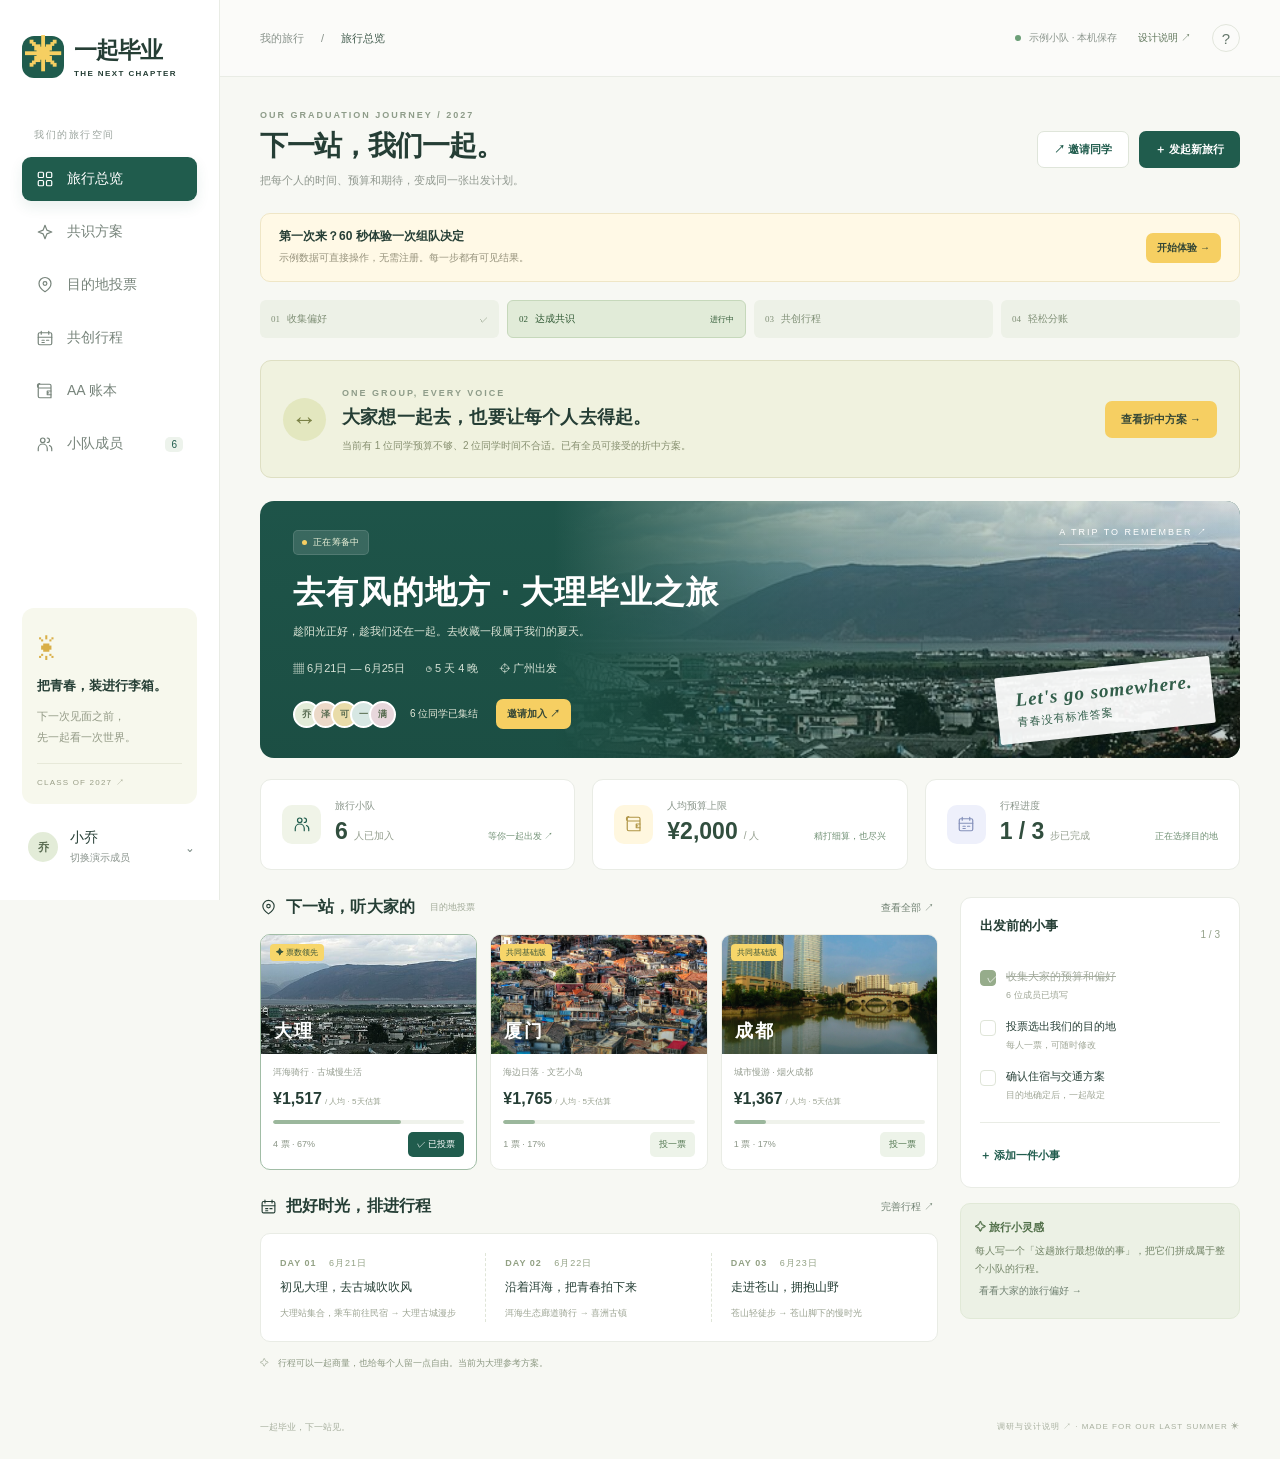
<file: index.html>
<!doctype html>
<html lang="zh-CN"><head><meta charset="UTF-8"><meta name="viewport" content="width=device-width, initial-scale=1"><meta name="theme-color" content="#1d5c4d"><meta name="description" content="和同学一起，把毕业旅行从想法变成出发。目的地投票、行程共创、预算与AA账本。"><title>一起毕业 · 旅行拼团规划</title><link rel="icon" href="data:image/svg+xml,%3Csvg xmlns='http://www.w3.org/2000/svg' viewBox='0 0 64 64'%3E%3Crect width='64' height='64' rx='18' fill='%231d5c4d'/%3E%3Ctext x='10' y='46' font-size='44'%3E✳%3C/text%3E%3C/svg%3E"><link rel="stylesheet" href="style.css?v=2"></head>
<body><aside class="sidebar"><a class="brand" href="#"><span class="brand-mark">✳</span><span>一起毕业<small>THE NEXT CHAPTER</small></span></a><div class="nav-label">我们的旅行空间</div><nav id="nav"></nav><div class="sidebar-note"><span class="note-sun">☀</span><h3>把青春，装进行李箱。</h3><p>下一次见面之前，<br>先一起看一次世界。</p><span class="note-line">CLASS OF 2027 ↗</span></div><button class="profile" data-action="profile"><span class="avatar me">乔</span><span>小乔<small>旅行发起人</small></span><span class="profile-arrow">⌄</span></button></aside>
<div class="app"><header class="topbar"><div class="breadcrumb">我的旅行 <span>/</span> <b id="crumb">旅行总览</b></div><div class="top-right"><span class="local-tag"><i></i> 示例小队 · 本机保存</span><button class="icon-btn" data-action="help" aria-label="使用说明">?</button><span class="avatar me small">乔</span></div></header><main id="main"></main><footer>一起毕业，下一站见。<span><a href="research.html">调研与设计说明 ↗</a> · MADE FOR OUR LAST SUMMER ✳</span></footer></div>
<dialog id="modal"><div class="modal-head"><h2 id="modal-title"></h2><button class="icon-btn" data-action="close" aria-label="关闭">×</button></div><div id="modal-body"></div></dialog><div id="toast" role="status" aria-live="polite"></div><script src="app.js?v=2"></script><script src="decision.js?v=2"></script></body></html>
</file>
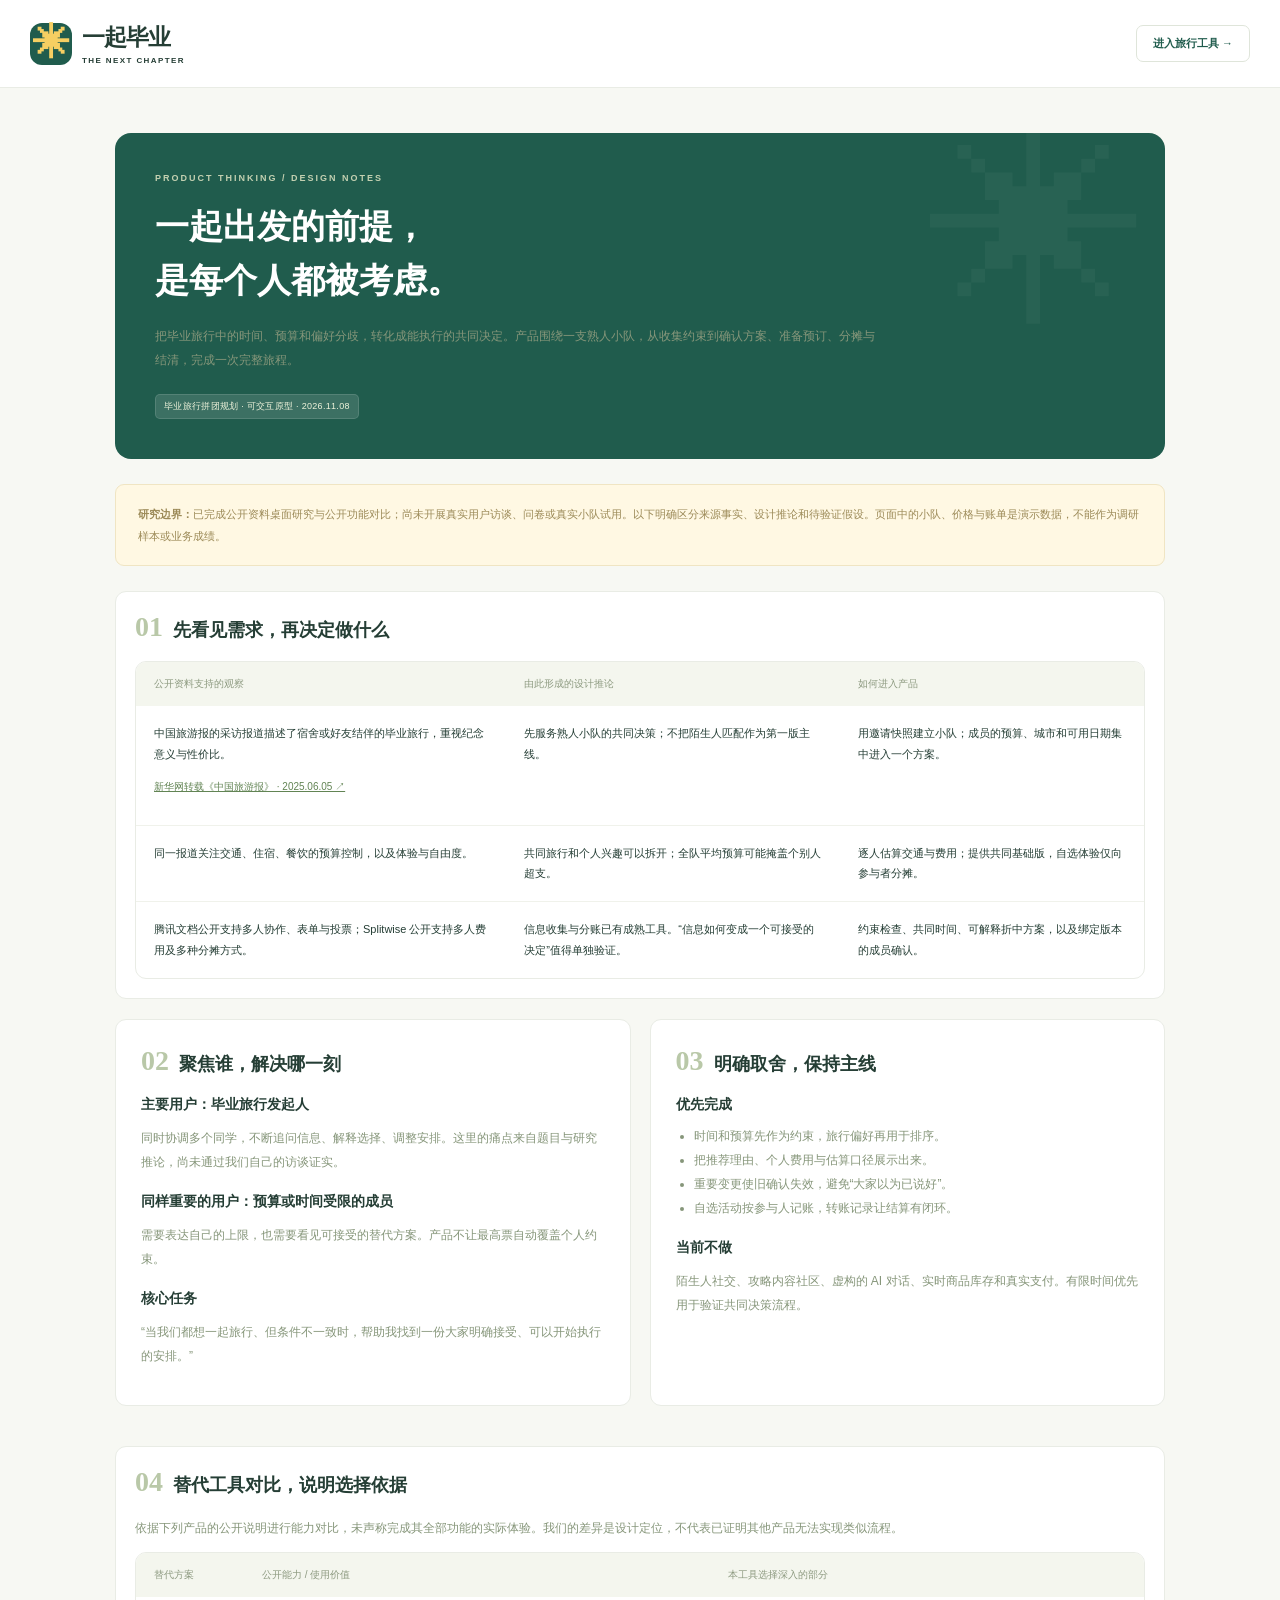
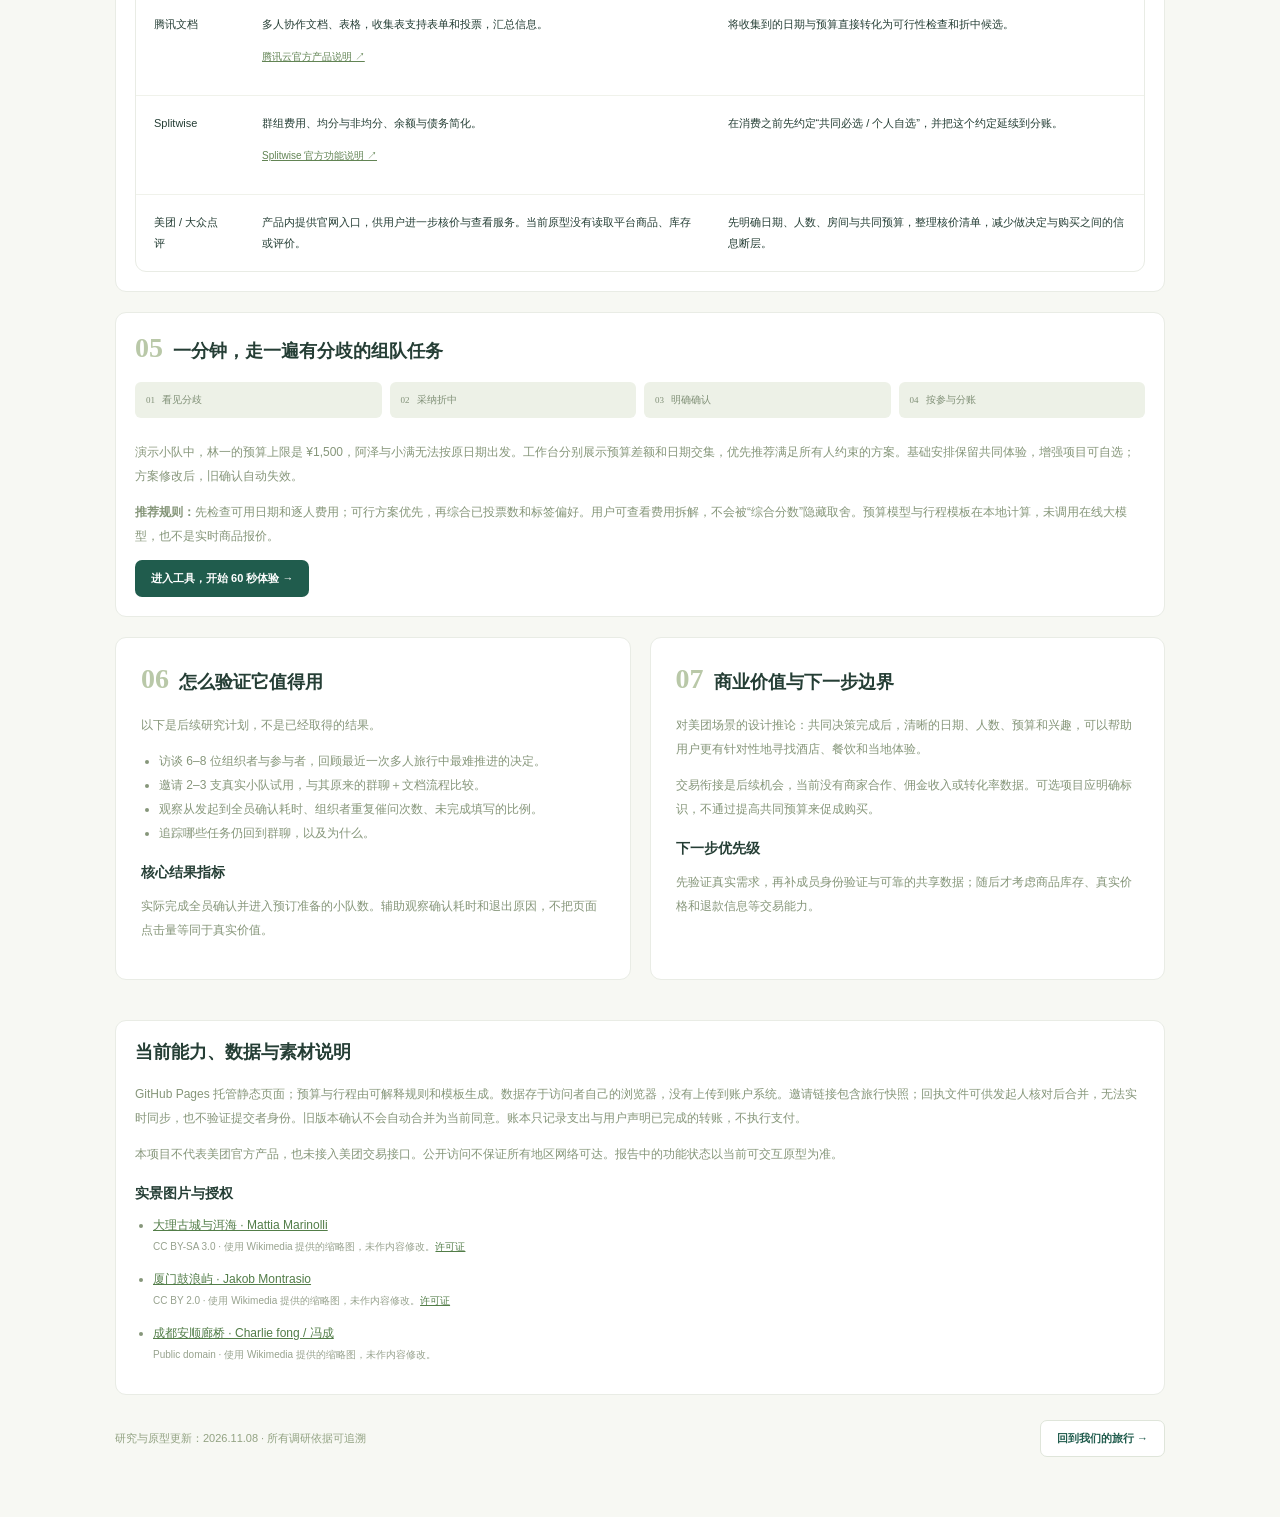
<file: research.html>
<!doctype html><html lang="zh-CN"><head><meta charset="UTF-8"><meta name="viewport" content="width=device-width,initial-scale=1"><meta name="theme-color" content="#205c4d"><title>调研与设计说明 · 一起毕业</title><meta name="description" content="毕业旅行拼团规划：公开资料研究、需求假设、产品取舍与可验证的设计过程。"><link rel="stylesheet" href="style.css?v=2"></head><body class="research-shell">
<header class="research-top"><a class="brand" href="./"><span class="brand-mark">✳</span><span>一起毕业<small>THE NEXT CHAPTER</small></span></a><a class="btn secondary" href="./">进入旅行工具 →</a></header>
<main class="research-wrap"><section class="research-hero"><div class="eyebrow">PRODUCT THINKING / DESIGN NOTES</div><h1>一起出发的前提，<br>是每个人都被考虑。</h1><p>把毕业旅行中的时间、预算和偏好分歧，转化成能执行的共同决定。产品围绕一支熟人小队，从收集约束到确认方案、准备预订、分摊与结清，完成一次完整旅程。</p><span class="badge">毕业旅行拼团规划 · 可交互原型 · 2026.11.08</span></section>
<div class="research-status"><strong>研究边界：</strong>已完成公开资料桌面研究与公开功能对比；尚未开展真实用户访谈、问卷或真实小队试用。以下明确区分来源事实、设计推论和待验证假设。页面中的小队、价格与账单是演示数据，不能作为调研样本或业务成绩。</div>
<section class="panel"><h2><span class="research-number">01</span>先看见需求，再决定做什么</h2><div class="table-wrap"><table><thead><tr><th>公开资料支持的观察</th><th>由此形成的设计推论</th><th>如何进入产品</th></tr></thead><tbody><tr><td>中国旅游报的采访报道描述了宿舍或好友结伴的毕业旅行，重视纪念意义与性价比。<a class="source" href="https://www.news.cn/ci/20250605/60fce81b87fd45739b25ffbe91b91375/c.html" target="_blank" rel="noopener">新华网转载《中国旅游报》 · 2025.06.05 ↗</a></td><td>先服务熟人小队的共同决策；不把陌生人匹配作为第一版主线。</td><td>用邀请快照建立小队；成员的预算、城市和可用日期集中进入一个方案。</td></tr><tr><td>同一报道关注交通、住宿、餐饮的预算控制，以及体验与自由度。</td><td>共同旅行和个人兴趣可以拆开；全队平均预算可能掩盖个别人超支。</td><td>逐人估算交通与费用；提供共同基础版，自选体验仅向参与者分摊。</td></tr><tr><td>腾讯文档公开支持多人协作、表单与投票；Splitwise 公开支持多人费用及多种分摊方式。</td><td>信息收集与分账已有成熟工具。“信息如何变成一个可接受的决定”值得单独验证。</td><td>约束检查、共同时间、可解释折中方案，以及绑定版本的成员确认。</td></tr></tbody></table></div></section>
<div class="research-grid"><section class="panel"><h2><span class="research-number">02</span>聚焦谁，解决哪一刻</h2><h3>主要用户：毕业旅行发起人</h3><p>同时协调多个同学，不断追问信息、解释选择、调整安排。这里的痛点来自题目与研究推论，尚未通过我们自己的访谈证实。</p><h3>同样重要的用户：预算或时间受限的成员</h3><p>需要表达自己的上限，也需要看见可接受的替代方案。产品不让最高票自动覆盖个人约束。</p><h3>核心任务</h3><p>“当我们都想一起旅行、但条件不一致时，帮助我找到一份大家明确接受、可以开始执行的安排。”</p></section><section class="panel"><h2><span class="research-number">03</span>明确取舍，保持主线</h2><h3>优先完成</h3><ul><li>时间和预算先作为约束，旅行偏好再用于排序。</li><li>把推荐理由、个人费用与估算口径展示出来。</li><li>重要变更使旧确认失效，避免“大家以为已说好”。</li><li>自选活动按参与人记账，转账记录让结算有闭环。</li></ul><h3>当前不做</h3><p>陌生人社交、攻略内容社区、虚构的 AI 对话、实时商品库存和真实支付。有限时间优先用于验证共同决策流程。</p></section></div>
<section class="panel"><h2><span class="research-number">04</span>替代工具对比，说明选择依据</h2><p>依据下列产品的公开说明进行能力对比，未声称完成其全部功能的实际体验。我们的差异是设计定位，不代表已证明其他产品无法实现类似流程。</p><div class="table-wrap"><table><thead><tr><th>替代方案</th><th>公开能力 / 使用价值</th><th>本工具选择深入的部分</th></tr></thead><tbody><tr><td>腾讯文档</td><td>多人协作文档、表格，收集表支持表单和投票，汇总信息。<a class="source" href="https://cloud.tencent.cn/document/product/1663/83956" target="_blank" rel="noopener">腾讯云官方产品说明 ↗</a></td><td>将收集到的日期与预算直接转化为可行性检查和折中候选。</td></tr><tr><td>Splitwise</td><td>群组费用、均分与非均分、余额与债务简化。<a class="source" href="https://www.splitwise.com/" target="_blank" rel="noopener">Splitwise 官方功能说明 ↗</a></td><td>在消费之前先约定“共同必选 / 个人自选”，并把这个约定延续到分账。</td></tr><tr><td>美团 / 大众点评</td><td>产品内提供官网入口，供用户进一步核价与查看服务。当前原型没有读取平台商品、库存或评价。</td><td>先明确日期、人数、房间与共同预算，整理核价清单，减少做决定与购买之间的信息断层。</td></tr></tbody></table></div></section>
<section class="panel"><h2><span class="research-number">05</span>一分钟，走一遍有分歧的组队任务</h2><div class="phase-steps"><button><span>01</span> 看见分歧</button><button><span>02</span> 采纳折中</button><button><span>03</span> 明确确认</button><button><span>04</span> 按参与分账</button></div><p>演示小队中，林一的预算上限是 ¥1,500，阿泽与小满无法按原日期出发。工作台分别展示预算差额和日期交集，优先推荐满足所有人约束的方案。基础安排保留共同体验，增强项目可自选；方案修改后，旧确认自动失效。</p><p><strong>推荐规则：</strong>先检查可用日期和逐人费用；可行方案优先，再综合已投票数和标签偏好。用户可查看费用拆解，不会被“综合分数”隐藏取舍。预算模型与行程模板在本地计算，未调用在线大模型，也不是实时商品报价。</p><a class="btn" href="./">进入工具，开始 60 秒体验 →</a></section>
<div class="research-grid"><section class="panel"><h2><span class="research-number">06</span>怎么验证它值得用</h2><p>以下是后续研究计划，不是已经取得的结果。</p><ul><li>访谈 6–8 位组织者与参与者，回顾最近一次多人旅行中最难推进的决定。</li><li>邀请 2–3 支真实小队试用，与其原来的群聊＋文档流程比较。</li><li>观察从发起到全员确认耗时、组织者重复催问次数、未完成填写的比例。</li><li>追踪哪些任务仍回到群聊，以及为什么。</li></ul><h3>核心结果指标</h3><p>实际完成全员确认并进入预订准备的小队数。辅助观察确认耗时和退出原因，不把页面点击量等同于真实价值。</p></section><section class="panel"><h2><span class="research-number">07</span>商业价值与下一步边界</h2><p>对美团场景的设计推论：共同决策完成后，清晰的日期、人数、预算和兴趣，可以帮助用户更有针对性地寻找酒店、餐饮和当地体验。</p><p>交易衔接是后续机会，当前没有商家合作、佣金收入或转化率数据。可选项目应明确标识，不通过提高共同预算来促成购买。</p><h3>下一步优先级</h3><p>先验证真实需求，再补成员身份验证与可靠的共享数据；随后才考虑商品库存、真实价格和退款信息等交易能力。</p></section></div>
<section class="panel"><h2>当前能力、数据与素材说明</h2><p>GitHub Pages 托管静态页面；预算与行程由可解释规则和模板生成。数据存于访问者自己的浏览器，没有上传到账户系统。邀请链接包含旅行快照；回执文件可供发起人核对后合并，无法实时同步，也不验证提交者身份。旧版本确认不会自动合并为当前同意。账本只记录支出与用户声明已完成的转账，不执行支付。</p><p>本项目不代表美团官方产品，也未接入美团交易接口。公开访问不保证所有地区网络可达。报告中的功能状态以当前可交互原型为准。</p><h3>实景图片与授权</h3><ul class="source-list"><li><a href="https://commons.wikimedia.org/wiki/File:LandscapeDali.jpg" target="_blank" rel="noopener">大理古城与洱海 · Mattia Marinolli</a><small>CC BY-SA 3.0 · 使用 Wikimedia 提供的缩略图，未作内容修改。<a href="https://creativecommons.org/licenses/by-sa/3.0/" target="_blank" rel="noopener">许可证</a></small></li><li><a href="https://commons.wikimedia.org/wiki/File:Gulangyu.jpg" target="_blank" rel="noopener">厦门鼓浪屿 · Jakob Montrasio</a><small>CC BY 2.0 · 使用 Wikimedia 提供的缩略图，未作内容修改。<a href="https://creativecommons.org/licenses/by/2.0/" target="_blank" rel="noopener">许可证</a></small></li><li><a href="https://commons.wikimedia.org/wiki/File:Anshunlang_bridge_Chengdu.jpg" target="_blank" rel="noopener">成都安顺廊桥 · Charlie fong / 冯成</a><small>Public domain · 使用 Wikimedia 提供的缩略图，未作内容修改。</small></li></ul></section>
<div class="research-footer"><span>研究与原型更新：2026.11.08 · 所有调研依据可追溯</span><a class="btn secondary" href="./">回到我们的旅行 →</a></div></main></body></html>
</file>
<file: style.css>
:root{--green:#205c4d;--dark:#253e35;--muted:#89938c;--cream:#f7f8f3;--line:#e9ece5;--yellow:#f6cf62;--mint:#e8f1e8}*{box-sizing:border-box}body{margin:0;background:var(--cream);color:var(--dark);font-family:'Noto Sans SC',-apple-system,BlinkMacSystemFont,'Segoe UI',sans-serif;font-size:14px}button,input,select,textarea{font:inherit}button,a{ -webkit-tap-highlight-color:transparent}button{cursor:pointer;transition:background .2s,transform .2s}button:active{transform:translateY(1px)}button:focus-visible,a:focus-visible{outline:3px solid #e3ae32;outline-offset:3px}button{border:none}a{color:inherit;text-decoration:none}.sidebar{width:220px;position:fixed;inset:0 auto 0 0;background:#fff;border-right:1px solid var(--line);padding:35px 22px;display:flex;flex-direction:column;z-index:5}.brand{display:flex;align-items:center;gap:10px;font-weight:900;font-size:23px;letter-spacing:-1px}.brand-mark{background:var(--green);border-radius:12px;width:42px;height:42px;color:var(--yellow);display:grid;place-items:center;font-size:37px}.brand small{display:block;letter-spacing:1.4px;font-size:8px;font-weight:600;margin-top:3px}.nav-label{color:#9ba49e;font-size:10px;letter-spacing:1.5px;margin:50px 12px 15px}nav{display:grid;gap:9px}.nav-item{background:transparent;border-radius:9px;display:flex;align-items:center;text-align:left;padding:13px 14px;color:#77847b;gap:13px;font-weight:500;width:100%}.nav-item svg{width:18px;height:18px}.nav-item.active{background:var(--green);color:white;box-shadow:0 6px 14px #205c4d18}.nav-item:hover:not(.active){background:#f1f5ef}.nav-item em{margin-left:auto;font-style:normal;font-size:10px;background:#edf3ec;border-radius:5px;padding:2px 6px;color:var(--green)}.sidebar-note{margin-top:auto;background:#f7f8ed;border-radius:12px;padding:22px 15px 16px;position:relative;overflow:hidden}.note-sun{color:#d9af48;font-size:33px}.sidebar-note h3{font-size:13px;margin:9px 0}.sidebar-note p{color:#929985;font-size:11px;line-height:1.9}.note-line{display:block;border-top:1px solid #e7e9d9;padding-top:13px;margin-top:15px;font-size:8px;letter-spacing:1.2px;color:#9a9f88}.profile{margin-top:25px;background:transparent;display:flex;align-items:center;gap:10px;text-align:left;color:var(--dark);padding:0 4px}.profile small{display:block;font-size:10px;color:var(--muted);margin-top:4px}.profile-arrow{margin-left:auto}.avatar{width:34px;height:34px;border-radius:50%;display:inline-flex;align-items:center;justify-content:center;font-size:11px;font-weight:700;background:#f3d49f;color:#7e6336;border:2px solid white;flex-shrink:0}.avatar.me{background:#e2edd8;color:#527347}.avatar.small{height:29px;width:29px}.app{margin-left:220px}.topbar{height:77px;border-bottom:1px solid var(--line);padding:0 40px;display:flex;align-items:center;justify-content:space-between;background:#ffffff88}.breadcrumb{color:#89938c;font-size:11px;display:flex;align-items:center;gap:17px}.breadcrumb b{font-weight:500;color:#445e50}.top-right{display:flex;align-items:center;gap:21px}.local-tag{font-size:10px;color:#8b958d}.local-tag i{display:inline-block;width:6px;height:6px;background:#6c9f78;border-radius:50%;margin-right:5px}.icon-btn{background:transparent;width:28px;height:28px;display:inline-grid;place-items:center;border:1px solid #e2e6dc;border-radius:50%;color:#64766a;font-size:15px}.icon-btn:hover{background:var(--mint)}main{max-width:1430px;margin:auto;padding:33px 40px 20px}.heading{display:flex;align-items:center;justify-content:space-between;gap:15px;margin-bottom:25px}.eyebrow{font-size:9px;letter-spacing:2px;color:#8e9c89;font-weight:600}.heading h1{font-size:28px;letter-spacing:-1px;margin:7px 0 8px;font-weight:800}.heading p{font-size:11px;color:#90988f;margin:0}.btn{padding:10px 16px;border-radius:7px;background:var(--green);color:white;font-size:11px;font-weight:600;display:inline-flex;align-items:center;justify-content:center;gap:7px;min-height:37px}.btn:hover{background:#174a3d}.btn.secondary{background:white;color:var(--green);border:1px solid #dfe5da}.btn.secondary:hover{background:#edf2e9}.btn.yellow{background:var(--yellow);color:#354736}.btn.ghost{background:transparent;color:var(--green);padding:5px 0;min-height:24px}.btn.sm{font-size:10px;padding:7px 11px;min-height:30px}.actions{display:flex;gap:10px;align-items:center}.hero{background:#1e5449;border-radius:14px;overflow:hidden;position:relative;min-height:249px;color:#fff;padding:29px 33px;margin-bottom:21px}.hero-image{position:absolute;inset:0 0 0 30%;background:linear-gradient(90deg,#1e5449 0%,#1e54496b 40%,#142c2010 100%),url('assets/dali.jpg') center 53%/cover}.hero:after{content:'';position:absolute;inset:0;background:linear-gradient(0deg,#11362c30,transparent);pointer-events:none}.hero-content{position:relative;z-index:1}.badge{font-size:9px;letter-spacing:.3px;display:inline-flex;gap:6px;align-items:center;background:#ffffff20;border:1px solid #ffffff20;border-radius:5px;padding:5px 8px;color:#eef3db}.badge i{height:5px;width:5px;background:var(--yellow);border-radius:50%}.hero h2{font-size:32px;font-weight:700;letter-spacing:1px;margin:16px 0 9px}.hero p{color:#e0e8da;font-size:11px;margin:0 0 22px}.hero-meta{display:flex;gap:21px;font-size:11px;color:#d8e3d7;align-items:center}.hero-bottom{margin-top:23px;display:flex;gap:18px;align-items:center}.avatar-stack{display:flex;padding-left:0}.avatar-stack .avatar{margin-right:-8px;width:27px;height:27px;font-size:9px}.hero-bottom .count{font-size:10px;color:#e4e9d9;margin-left:4px}.hero-stamp{position:absolute;right:32px;top:25px;z-index:2;font-size:9px;letter-spacing:2px;border-bottom:1px solid #ffffff60;padding-bottom:5px}.hero-ticket{position:absolute;right:27px;bottom:24px;z-index:2;background:#ffffffed;color:#325e4a;transform:rotate(-6deg);padding:13px 19px;font-size:11px;border-radius:2px;box-shadow:0 3px 13px #0001;letter-spacing:1px}.hero-ticket strong{display:block;font-size:19px;margin-bottom:4px;font-family:Georgia,serif;font-style:italic}.stats{display:grid;grid-template-columns:repeat(3,1fr);gap:17px;margin-bottom:27px}.stat{border:1px solid var(--line);background:white;padding:19px 21px;border-radius:11px;display:flex;gap:14px;align-items:center}.stat-icon{height:39px;width:39px;background:#f0f4e8;border-radius:10px;display:grid;place-items:center;color:var(--green)}.stat-icon svg{height:18px;width:18px}.stat:nth-child(2) .stat-icon{background:#fff7df;color:#b09546}.stat:nth-child(3) .stat-icon{background:#eef0fb;color:#8591ba}.stat-label{font-size:10px;color:#89958a}.stat-value{font-size:23px;line-height:1.6;font-weight:700;color:#314e3e}.stat-value small{font-size:10px;font-weight:400;color:#96a090;margin-left:6px}.stat-end{font-size:9px;color:#719175;margin-left:auto;align-self:end;padding-bottom:7px}.columns{display:grid;grid-template-columns:minmax(0,1fr) 280px;gap:22px}.section-title{display:flex;align-items:center;justify-content:space-between;margin-bottom:15px;gap:8px}.section-title h2{font-size:16px;margin:0;letter-spacing:.1px;display:flex;align-items:center;gap:9px}.section-title h2 svg{height:17px;width:17px}.section-title p{font-size:10px;color:#929b90;margin:7px 0 0}.text-link{color:#718273;font-size:10px;background:transparent;padding:4px}.text-link:hover{color:var(--green)}.section-kicker{color:#a1aa98;font-size:9px;margin-left:6px;font-weight:400}.destinations{display:grid;grid-template-columns:repeat(3,minmax(0,1fr));gap:13px}.destination{background:white;border:1px solid var(--line);border-radius:10px;overflow:hidden;position:relative}.destination.leading{border-color:#a1bda6}.dest-photo{height:119px;position:relative;overflow:hidden}.dest-photo img{width:100%;height:100%;object-fit:cover;transition:transform .35s}.destination:hover img{transform:scale(1.05)}.dest-photo:after{content:'';position:absolute;inset:30% 0 0;background:linear-gradient(transparent,#122d2960)}.dest-photo .place{position:absolute;left:13px;bottom:11px;color:white;z-index:1;font-size:18px;font-weight:600;letter-spacing:2px}.dest-tag{position:absolute;top:9px;left:9px;z-index:1;background:#f7d66a;color:#3b563b;border-radius:4px;padding:3px 6px;font-size:8px}.dest-body{padding:12px}.dest-sub{font-size:9px;color:#969e91;margin-bottom:11px;white-space:nowrap}.dest-price{font-size:16px;font-weight:700}.dest-price small{font-size:8px;font-weight:400;color:#98a18f;margin-left:3px}.vote-progress{background:#eff2eb;border-radius:4px;height:4px;margin:12px 0 8px;overflow:hidden}.vote-progress span{display:block;height:100%;background:#9bb79c;border-radius:4px}.vote-row{display:flex;justify-content:space-between;align-items:center;font-size:9px;color:#8b9687}.vote-btn{background:#edf3e9;color:#527650;font-size:9px;padding:6px 9px;border-radius:5px}.vote-btn.selected{background:var(--green);color:white}.panel{background:white;border:1px solid var(--line);border-radius:11px;padding:19px}.panel h3{font-size:13px;margin:0 0 17px}.todo{display:flex;align-items:flex-start;gap:10px;margin:17px 0}.check{border:1px solid #dfe5d8;background:#fff;border-radius:4px;flex-shrink:0;width:16px;height:16px;display:grid;place-items:center;color:white;font-size:11px;margin-top:1px}.check.done{background:#96ac8b;border-color:#96ac8b}.todo strong{display:block;font-weight:500;font-size:11px}.todo small{font-size:9px;color:#a0a797;display:block;margin-top:5px}.todo.done strong{text-decoration:line-through;color:#a2aa9c}.todo-chip{font-size:8px;background:#fff4d9;color:#b39b5f;padding:3px 5px;border-radius:4px;margin-left:auto;white-space:nowrap}.hint{margin-top:15px;padding:14px;background:#ecf1e5;border:1px solid #e1e9d7;border-radius:10px;font-size:10px;color:#738568;line-height:1.8}.hint strong{display:block;color:#52704a;font-size:11px;margin-bottom:4px}.timeline-section{margin-top:26px}.timeline-preview{display:grid;grid-template-columns:repeat(3,1fr);border:1px solid var(--line);border-radius:10px;background:#fff;padding:19px 0}.mini-day{padding:0 19px;border-right:1px dashed #dfe5d8}.mini-day:last-child{border:0}.mini-day .day{font-size:9px;font-weight:700;color:#92a184;letter-spacing:1px}.mini-day h4{font-size:12px;font-weight:500;margin:9px 0}.mini-day p{font-size:9px;color:#9ca493;margin:0;line-height:1.9}.bottom-note{display:flex;gap:9px;color:#8d9983;font-size:9px;margin-top:14px;line-height:1.7}.page-tabs{display:flex;gap:8px;margin:20px 0}.chip{border:1px solid #dde5d6;border-radius:20px;background:white;padding:7px 14px;font-size:11px;color:#85917c}.chip.active{background:var(--green);color:white;border-color:var(--green)}.full-cards .dest-photo{height:220px}.full-cards .dest-body{padding:20px}.full-cards .dest-sub{font-size:11px}.full-cards .dest-price{font-size:22px}.info-banner{background:#eef3e7;border-radius:10px;padding:16px 20px;font-size:11px;line-height:1.8;color:#6b805c;margin-bottom:22px}.info-banner strong{color:#3f603c}.subheading{font-size:13px;color:#496142}.member-grid{display:grid;grid-template-columns:repeat(3,1fr);gap:16px}.member-card{padding:22px;background:white;border:1px solid var(--line);border-radius:11px}.member-head{display:flex;gap:11px;align-items:center}.member-head .avatar{height:44px;width:44px;font-size:16px}.member-head h3{font-size:14px;margin:0 0 4px}.member-head small{font-size:10px;color:#96a28d}.member-detail{padding:16px 0 0;display:flex;gap:6px;flex-wrap:wrap}.member-detail span{font-size:10px;padding:5px 8px;background:#f3f5ed;border-radius:4px;color:#819175}.day-card{border:1px solid var(--line);border-radius:11px;background:#fff;margin:17px 0;padding:22px}.day-card-header{display:flex;justify-content:space-between;align-items:center;border-bottom:1px solid var(--line);padding-bottom:15px}.day-card-header h3{margin:0;font-size:16px}.day-card-header span{font-size:10px;color:#94a088}.activity{display:flex;align-items:flex-start;gap:19px;margin-top:22px}.activity-time{font-size:11px;color:#9ba68e;width:44px;flex-shrink:0;padding-top:3px}.activity-dot{width:8px;height:8px;background:#a0b397;border:2px solid #dce7d7;border-radius:50%;margin-top:7px}.activity h4{margin:0 0 7px;font-size:12px;font-weight:500}.activity p{margin:0;color:#99a08f;font-size:10px}.activity-cost{margin-left:auto;font-size:11px;color:#69815a}.table-wrap{background:#fff;border:1px solid var(--line);border-radius:11px;overflow:auto}table{width:100%;border-collapse:collapse;text-align:left;white-space:nowrap}th{background:#f4f6ee;color:#8d9a80;font-size:10px;padding:15px 18px;font-weight:500}td{font-size:12px;padding:17px 18px;border-bottom:1px solid #f0f2eb}tbody tr:last-child td{border:0}.expense-icon{display:inline-flex;height:29px;width:29px;background:#f2f5e8;align-items:center;justify-content:center;margin-right:10px;border-radius:7px}.empty{text-align:center;background:#fff;border:1px dashed #d9e2d2;border-radius:11px;padding:45px 20px;color:#8a9780;font-size:12px}.settlements{display:grid;gap:10px}.settlement{display:flex;align-items:center;gap:9px;background:#f4f7ef;padding:12px;border-radius:6px;font-size:10px}.settlement b{margin-left:auto;color:var(--green)}.budget-bar{height:9px;background:#ecf0e4;border-radius:9px;margin:16px 0 8px;overflow:hidden}.budget-bar span{display:block;height:100%;background:#9db590;border-radius:9px}.expenses-summary{display:grid;grid-template-columns:2fr 1fr;gap:20px;margin-bottom:24px}.amount-big{font-size:31px;font-weight:700;margin-top:12px}.amount-big small{font-size:10px;font-weight:400;color:#96a28a;margin-left:8px}.muted{color:#94a18a;font-size:10px}.section-gap{margin-top:26px}footer{max-width:1430px;margin:10px auto 0;padding:20px 40px 25px;font-size:9px;color:#a8b09f;display:flex;justify-content:space-between}footer span{letter-spacing:1px;font-size:8px}dialog{width:480px;max-width:calc(100% - 30px);border:1px solid var(--line);border-radius:16px;padding:25px;color:var(--dark);box-shadow:0 24px 100px #102b2a30}dialog::backdrop{background:#162e2870;backdrop-filter:blur(3px)}.modal-head{display:flex;justify-content:space-between;align-items:center;margin-bottom:20px}.modal-head h2{font-size:19px;margin:0}.field{margin:16px 0;display:block;font-size:11px;color:#65765e}.field input,.field select,.field textarea{margin-top:8px;display:block;border:1px solid #dbe2d4;border-radius:7px;background:#fcfdf9;padding:11px;width:100%;outline:none;color:#3b5133}.field input:focus,.field select:focus,.field textarea:focus{border-color:#689160;box-shadow:0 0 0 3px #e7f0df}.field textarea{min-height:80px;resize:vertical}.form-row{display:grid;grid-template-columns:1fr 1fr;gap:14px}.modal-foot{display:flex;justify-content:flex-end;gap:10px;margin-top:23px}.form-help{font-size:10px;line-height:1.9;color:#8b9980}.checkboxes{display:flex;gap:10px;flex-wrap:wrap;margin-top:9px}.checkboxes label{background:#f1f5e9;border-radius:5px;padding:8px;font-size:11px}.checkboxes input{accent-color:var(--green)}#toast{position:fixed;bottom:28px;left:calc(50% + 90px);transform:translate(-50%,20px);opacity:0;z-index:30;background:#234f42;color:white;font-size:12px;border-radius:9px;padding:14px 23px;box-shadow:0 5px 20px #24452f26;pointer-events:none;transition:all .25s;max-width:90vw}#toast.show{opacity:1;transform:translate(-50%,0)}.split-line{height:1px;background:var(--line);margin:20px 0}.guide{font-size:12px;color:#718364;line-height:2}.guide b{color:#395a37}.danger{color:#b67456}.ready-check{background:#edf4e5;padding:16px 20px;border-radius:8px;color:#658052;font-size:12px;line-height:1.9;margin:20px 0}.no-margins{margin:0}
@media(min-width:1450px){main{padding-top:40px}.hero{min-height:280px}.hero h2{font-size:38px}.dest-photo{height:155px}}
@media(max-width:1150px){.sidebar{width:190px;padding:28px 17px}.brand{font-size:20px}.brand-mark{width:36px;height:36px;font-size:31px}.app{margin-left:190px}main{padding:28px 25px}.topbar{padding:0 25px}.columns{grid-template-columns:minmax(0,1fr) 240px;gap:17px}.destinations{gap:9px}.dest-body{padding:10px}.dest-sub{font-size:8px}.hero h2{font-size:29px}.hero-ticket{right:20px}.stat{padding:15px;gap:10px}.stat-end{display:none}.member-grid{grid-template-columns:repeat(2,1fr)}}
@media(max-width:900px){.sidebar{width:75px;padding:25px 13px}.brand>span:last-child,.nav-label,.sidebar-note,.profile>span:not(.avatar){display:none}.brand{justify-content:center}.nav-item{padding:15px;justify-content:center}.nav-item>span,.nav-item em{display:none}nav{margin-top:34px}.profile{margin-top:auto;justify-content:center}.app{margin-left:75px}.columns{grid-template-columns:1fr}.aside-col{display:grid;grid-template-columns:1fr 1fr;gap:17px;align-items:start}.hint{margin-top:0}.hero-ticket{display:none}.dest-photo{height:155px}.stat-value{font-size:21px}.stat-icon{width:32px;height:32px}.heading h1{font-size:26px}.full-cards .dest-photo{height:180px}.expenses-summary{grid-template-columns:1fr}#toast{left:calc(50% + 30px)}}
@media(max-width:600px){.sidebar{inset:auto 0 0;width:100%;height:66px;flex-direction:row;padding:5px 10px;border-top:1px solid var(--line);border-right:0}.brand,.profile{display:none}nav{display:flex;justify-content:space-around;width:100%;margin:0;gap:0}.nav-item{flex-direction:column;gap:4px;padding:8px 12px;width:auto;font-size:9px;border-radius:7px}.nav-item>span{display:block}.nav-item.active{background:#eaf1e4;color:var(--green);box-shadow:none}.nav-item svg{height:17px;width:17px}.app{margin-left:0;margin-bottom:66px}.topbar{height:56px;padding:0 20px}.top-right{gap:12px}.local-tag{font-size:8px}.top-right>.avatar{display:none}.breadcrumb{font-size:9px;gap:10px}main{padding:23px 18px 10px}.heading{align-items:flex-start;margin-bottom:20px}.heading h1{font-size:23px}.heading p{max-width:230px;line-height:1.8;font-size:10px}.heading .actions .secondary{display:none}.heading .btn{font-size:10px;padding:8px 11px}.eyebrow{font-size:8px;letter-spacing:1.4px}.hero{padding:22px;min-height:233px}.hero-image{inset:0;background:linear-gradient(90deg,#1e5449e8,#1e544965),url('assets/dali.jpg') center/cover}.hero-stamp{right:19px;font-size:7px;letter-spacing:1px}.hero h2{font-size:25px;margin-top:23px;max-width:290px}.hero p{font-size:10px;line-height:1.8}.hero-meta{gap:12px;font-size:9px;flex-wrap:wrap}.hero-bottom{margin-top:20px}.stats{gap:8px;margin-bottom:23px}.stat{padding:12px 10px;display:block}.stat-icon{display:none}.stat-label{font-size:9px}.stat-value{font-size:20px;margin-top:4px}.stat-value small{font-size:8px;margin-left:3px}.section-title h2{font-size:14px}.section-kicker{font-size:8px}.destinations{gap:8px}.dest-photo{height:105px}.dest-photo .place{font-size:16px;left:9px}.dest-tag{font-size:7px;padding:3px 5px;left:6px;top:6px}.dest-body{padding:9px}.dest-sub{font-size:8px;white-space:normal;line-height:1.7;height:27px}.dest-price{font-size:15px}.dest-price small{display:block;font-size:7px;margin-top:2px}.vote-row{font-size:8px;gap:3px}.vote-btn{font-size:8px;padding:5px 6px}.aside-col{grid-template-columns:1fr}.hint{margin-top:-2px}.timeline-preview{grid-template-columns:1fr;padding:0}.mini-day{border-right:0;border-bottom:1px dashed #dfe5d8;padding:15px 18px}.mini-day h4{margin:6px 0}.mini-day p{font-size:10px}.mini-day:last-child{border-bottom:0}.timeline-section{margin-top:23px}.bottom-note{font-size:9px}footer{padding:20px 20px;font-size:8px}footer span{font-size:6px;letter-spacing:.5px}.full-cards{grid-template-columns:1fr}.full-cards .destination{display:grid;grid-template-columns:42% 58%}.full-cards .dest-photo{height:100%;min-height:190px}.full-cards .dest-body{padding:19px}.full-cards .dest-sub{height:auto;font-size:10px}.full-cards .dest-price small{display:inline;margin-left:5px}.full-cards .vote-row{font-size:10px}.full-cards .vote-btn{font-size:10px;padding:7px 12px}.member-grid{grid-template-columns:1fr 1fr;gap:9px}.member-card{padding:15px 10px}.member-head{gap:7px}.member-head .avatar{height:32px;width:32px;font-size:12px}.member-head h3{font-size:12px}.member-head small{font-size:8px}.member-detail span{font-size:8px}.day-card{padding:16px}.activity{gap:10px}.activity-cost{font-size:10px}.activity-time{width:35px;font-size:10px}.activity h4{font-size:11px}.info-banner{font-size:10px;padding:13px 15px}.page-tabs{gap:5px}.chip{padding:6px 11px;font-size:10px}.section-title .actions{gap:5px}.section-title .btn{font-size:9px}#toast{left:50%;bottom:85px;width:max-content}.form-row{gap:10px}.modal-head h2{font-size:18px}dialog{padding:21px}}

/* Keep wide expense tables inside their scroll container on narrow screens. */
.columns > *, .expenses-summary > * { min-width: 0; }
.table-wrap { max-width: 100%; }

/* Consensus and decision support. */
.design-link{font-size:10px;color:#60775c;white-space:nowrap}.btn:disabled{opacity:.45;cursor:not-allowed;transform:none}.fast-path{background:#fff9e6;border:1px solid #efe6c6;padding:14px 18px;display:flex;justify-content:space-between;align-items:center;gap:15px;border-radius:10px;margin-bottom:17px}.fast-path b,.expense-note b{display:block;font-size:12px;font-weight:600}.fast-path span,.expense-note span{display:block;font-size:10px;color:#96927c;line-height:1.8;margin-top:4px}.phase-steps{display:grid;grid-template-columns:repeat(4,1fr);gap:8px;margin:18px 0 22px}.phase-steps button{display:flex;align-items:center;gap:7px;background:#edf1e7;border-radius:6px;padding:11px;color:#809077;font-size:10px;text-align:left}.phase-steps button span{font-size:9px;font-family:Georgia,serif}.phase-steps button b{margin-left:auto;font-size:8px;font-weight:400}.phase-steps .current{background:#e1ebd8;color:#315a35;border:1px solid #c6d8bb}.decision-summary{padding:22px;border-radius:11px;border:1px solid #dedfc3;background:#f0f2df;display:flex;align-items:center;gap:16px;margin-bottom:23px}.decision-summary-icon{display:grid;place-items:center;width:43px;height:43px;flex-shrink:0;background:#e3e7bf;border-radius:50%;color:#7b8246;font-size:26px}.decision-summary h2{font-size:18px;margin:6px 0 8px;letter-spacing:.2px}.decision-summary p{font-size:10px;color:#879070;line-height:1.8;margin:0}.decision-summary .btn{margin-left:auto;white-space:nowrap}.decision-summary.clear{background:#eaf1e5;border-color:#d8e5cd}.decision-summary.clear .decision-summary-icon{background:#d5e5c9;color:#4c7647}.consensus-head{display:grid;grid-template-columns:1.1fr 1fr;gap:20px}.consensus-head h2{font-size:22px;margin:11px 0}.consensus-head p{font-size:11px;color:#91a087}.state-pill{display:inline-block;font-size:9px;padding:5px 8px;border-radius:4px;margin-top:5px}.state-pill.warn{background:#fff0d1;color:#a17a37}.state-pill.good{background:#eaf2e2;color:#618448}.constraint-stats{display:grid;grid-template-columns:repeat(3,1fr);gap:10px}.constraint-stats>div{border:1px solid var(--line);background:#fff;border-radius:10px;display:flex;flex-direction:column;align-items:center;justify-content:center;text-align:center;padding:15px 9px}.constraint-stats b{font-size:35px;line-height:1.6;font-weight:600;color:#789063}.constraint-stats b small{font-size:16px;color:#abb59d}.constraint-stats span{font-size:9px;color:#929c85}.conflict-list{display:grid;gap:10px}.conflict-item{display:flex;gap:12px;align-items:flex-start;padding:12px;background:#faf7ec;border-radius:6px}.conflict-item>span{background:#eee5cd;color:#a58c56;font-size:9px;white-space:nowrap;padding:3px 6px;border-radius:4px}.conflict-item p{font-size:11px;color:#8d866e;margin:2px 0;line-height:1.9}.conflict-item b{font-weight:500;color:#625e46}.common-window{display:flex;align-items:center;gap:14px;font-size:10px;color:#94a085;margin-top:17px;padding-top:15px;border-top:1px dashed #e2e8da;flex-wrap:wrap}.common-window b{color:#5d7c4b;font-weight:600;font-size:14px}.recommendations{display:grid;grid-template-columns:repeat(3,minmax(0,1fr));gap:16px}.recommendation{background:#fff;border:1px solid var(--line);border-radius:11px;padding:21px;min-width:0}.recommendation.best{background:#f4f7ed;border:1px solid #a7bc96;box-shadow:0 5px 16px #314f2405}.recommendation-top{display:flex;align-items:center;justify-content:space-between;gap:6px}.solution-label{font-size:9px;color:#6a8659;white-space:nowrap}.recommendation h3{font-size:16px;line-height:1.8;margin:17px 0 8px}.solution-desc{font-size:10px;line-height:1.9;color:#92a184;min-height:38px}.solution-price{font-size:29px;font-weight:700;color:#3d6037;margin:15px 0}.solution-price small{font-size:9px;font-weight:400;color:#93a086;margin-left:5px}.solution-facts{display:grid;gap:10px;font-size:10px;color:#8a977d;margin:18px 0 22px}.over-budget{color:#b78448!important}.price-table{margin:17px 0}.price-table th,.price-table td{font-size:9px;padding:12px 10px}.approval-grid{display:grid;grid-template-columns:repeat(3,1fr);gap:12px;margin-top:20px}.approval-person{display:flex;gap:10px;align-items:center;background:#f6f8f1;padding:13px;border-radius:7px;min-width:0}.approval-person b{font-size:11px;font-weight:500}.approval-person small{display:block;font-size:9px;color:#929f84;margin-top:5px;overflow-wrap:anywhere}.approval-mark{color:#b3bca7;font-size:19px;margin-left:auto}.approval-mark.yes{color:#73965c}.approval-actions{display:flex;align-items:center;justify-content:space-between;gap:13px;border-top:1px solid var(--line);margin-top:22px;padding-top:19px}.approval-actions>span{font-size:10px;color:#929f84}.role-list{display:grid;gap:10px}.role-list button{display:flex;align-items:center;gap:12px;padding:12px;border:1px solid var(--line);border-radius:7px;background:#fafbf6;text-align:left}.role-list button:hover{background:#eff4e7}.role-list b{font-size:12px}.role-list small{display:block;font-size:10px;color:#96a28a;margin-top:5px}.role-list em{font-style:normal;font-size:10px;margin-left:auto;color:#7f936d}.adopt-preview{background:#eff4e7;padding:17px;border-radius:8px}.adopt-preview h3{margin:8px 0;font-size:19px}.adopt-preview p{font-size:11px;color:#819471;margin:0}.invite-steps{display:grid;gap:15px;margin:25px 0}.invite-steps>div{display:flex;align-items:center;gap:12px;font-size:11px;color:#819471}.invite-steps b{width:24px;height:24px;display:grid;place-items:center;border:1px solid #cfdcc3;color:#6f8d56;border-radius:50%;font-size:11px}.invite-buttons{display:grid;grid-template-columns:1fr 1fr;gap:10px;margin-top:23px}.invite-buttons>.btn:first-child{grid-column:1/-1}.import-label{cursor:pointer}.import-label input{position:absolute;width:1px;height:1px;opacity:0;overflow:hidden}.booking-row{display:flex;align-items:flex-start;gap:13px;padding:20px 0;border-bottom:1px solid var(--line)}.booking-row:last-child{border:0}.booking-row h3{font-size:12px;margin:0 0 7px}.booking-row p{font-size:10px;color:#96a187;line-height:1.9;margin:0}.booking-row>span{margin-left:auto;white-space:nowrap;font-size:9px;color:#99a88a}.itinerary-shortcut{display:flex;align-items:center;justify-content:space-between;gap:10px;margin-bottom:20px}.expense-note{display:flex;align-items:center;justify-content:space-between;gap:12px;background:#edf3e4;padding:15px 20px;border-radius:9px;margin-bottom:20px}.expense-note span{color:#90a17c}.settlement .btn{margin-left:10px;white-space:nowrap}.transfer-history{display:flex;align-items:center;justify-content:space-between;gap:10px;padding:12px;border-top:1px solid var(--line);color:#8a9a7d;font-size:10px}.tour-bar{display:flex;align-items:center;justify-content:space-between;gap:15px;background:#254f41;color:white;padding:18px 21px;margin-bottom:25px;border-radius:11px;box-shadow:0 5px 14px #2d4f2912}.tour-bar span{font-size:9px;color:#b2c5a6;margin-right:10px}.tour-bar b{font-size:13px;font-weight:500}.tour-bar p{font-size:10px;color:#c2d1b9;line-height:1.8;margin:9px 0 0}.tour-bar .text-link{color:#b6c9aa}.tour-bar .btn{background:#e8efde;color:#3d6335}.budget-fit{font-size:10px;color:#779460;margin:12px 0}.research-shell{margin:0}.research-top{background:#fff;border-bottom:1px solid var(--line);padding:22px 30px;display:flex;align-items:center;justify-content:space-between;gap:15px}.research-top .brand{display:flex}.research-wrap{max-width:1100px;margin:0 auto;padding:45px 25px 60px}.research-hero{background:#205c4d;border-radius:16px;color:white;padding:40px;margin:0 0 25px;position:relative;overflow:hidden}.research-hero:after{content:'✳';position:absolute;right:15px;top:-25px;font-size:220px;color:#ffffff0a;pointer-events:none}.research-hero .eyebrow{color:#c3d0b1}.research-hero h1{font-size:34px;line-height:1.6;max-width:700px;margin:16px 0}.research-hero p{font-size:12px;line-height:2;color:#d3dfc9;max-width:720px}.research-hero .badge{margin-top:10px}.research-grid{display:grid;grid-template-columns:1fr 1fr;gap:19px;margin:20px 0}.research-grid .panel{padding:25px}.research-wrap .panel>h2{font-size:18px;margin:0 0 18px}.research-wrap p,.research-wrap li{font-size:12px;line-height:2;color:#86967a}.research-wrap ul{padding-left:18px;margin:0}.research-wrap h3{font-size:14px;margin:19px 0 10px}.research-wrap .source{display:block;font-size:10px;color:#628454;margin:12px 0;text-decoration:underline;line-height:1.9}.research-wrap .panel{margin-bottom:20px}.research-wrap table{white-space:normal}.research-wrap table td{font-size:11px;line-height:1.9;vertical-align:top}.research-wrap .research-status{background:#fff8e3;border:1px solid #f0e5c3;padding:18px 22px;border-radius:9px;font-size:11px;line-height:2;color:#9c8a58;margin:20px 0 25px}.research-number{font-family:Georgia,serif;color:#b9c8a8;font-size:28px;margin-right:10px}.research-wrap .source-list li{margin-bottom:10px}.research-wrap .source-list a{color:#527d48;text-decoration:underline}.research-wrap .source-list small{display:block;color:#97a28e;font-size:10px}.research-footer{display:flex;justify-content:space-between;gap:15px;align-items:center;color:#92a282;font-size:11px;margin-top:25px}
@media(max-height:850px) and (min-width:601px){.sidebar-note{display:none}.profile{margin-top:auto}.sidebar nav{gap:6px}.nav-label{margin-top:35px}}
@media(max-width:1150px){.recommendation{padding:17px}.recommendation h3{font-size:14px}.recommendation .actions{flex-wrap:wrap}.solution-price{font-size:25px}.decision-summary h2{font-size:16px}.decision-summary .btn{padding:9px 12px;font-size:10px}.approval-grid{grid-template-columns:repeat(2,1fr)}}
@media(max-width:900px){.consensus-head{grid-template-columns:1fr}.constraint-stats>div{padding:15px}.constraint-stats{margin-top:0}.constraint-stats b{font-size:29px}.constraint-stats span{font-size:10px}.decision-summary{flex-wrap:wrap}.decision-summary .btn{margin-left:59px}.recommendations{gap:10px}.recommendation{padding:14px}.solution-price{font-size:23px}.solution-facts{font-size:9px}.solution-desc{font-size:9px}.research-grid{grid-template-columns:1fr}.phase-steps button{padding:10px 8px;font-size:9px;gap:4px}}
@media(max-width:600px){.sidebar nav{gap:0}.nav-item{padding:8px 7px;font-size:8px;min-width:0}.design-link{font-size:8px}.top-right{gap:10px}.local-tag{font-size:7px}.phase-steps{gap:5px;margin:15px 0 18px}.phase-steps button{padding:9px 5px;font-size:8px;gap:4px;justify-content:center}.phase-steps button b{display:none}.phase-steps button span{font-size:8px}.fast-path{padding:13px;gap:9px}.fast-path b{font-size:10px}.fast-path span{font-size:9px;max-width:220px}.fast-path .btn{font-size:9px;padding:8px 10px;white-space:nowrap}.decision-summary{padding:17px 15px;gap:11px}.decision-summary-icon{width:32px;height:32px;font-size:22px}.decision-summary .eyebrow{font-size:7px}.decision-summary>div:nth-child(2){flex:1;min-width:0}.decision-summary h2{font-size:14px;line-height:1.9;margin-top:5px}.decision-summary p{font-size:9px}.decision-summary .btn{margin-left:43px}.consensus-head h2{font-size:20px}.constraint-stats{gap:8px}.constraint-stats>div{padding:12px 5px}.constraint-stats span{font-size:9px}.constraint-stats b{font-size:27px}.conflict-item{padding:10px;gap:8px}.conflict-item p{font-size:10px}.common-window{gap:9px;font-size:9px}.common-window b{font-size:12px}.recommendations{grid-template-columns:1fr}.recommendation{padding:20px}.recommendation h3{font-size:17px;margin-top:15px}.recommendation .solution-price{font-size:29px;margin:12px 0}.solution-desc{min-height:0;font-size:10px}.solution-facts{font-size:10px;grid-template-columns:1fr 1fr;gap:12px;line-height:1.9}.recommendation .actions{justify-content:space-between}.approval-grid{gap:8px}.approval-person{padding:11px 8px;gap:7px}.approval-person .avatar{height:25px;width:25px;font-size:9px}.approval-person small{font-size:8px}.approval-person b{font-size:10px}.approval-actions{align-items:flex-start;flex-direction:column;gap:14px}.approval-actions .actions{width:100%;justify-content:flex-end}.price-table{max-width:100%}.price-table th,.price-table td{font-size:8px;padding:11px 8px}.booking-row{gap:10px}.booking-row>span{font-size:8px}.booking-row h3{font-size:11px}.booking-row p{font-size:9px}.expense-note{align-items:flex-start;flex-direction:column;padding:15px}.expense-note b{font-size:11px}.expense-note span{font-size:9px}.settlement{flex-wrap:wrap;font-size:9px}.settlement .btn{font-size:8px;padding:5px 7px;min-height:27px;margin-left:0}.tour-bar{padding:15px;align-items:flex-start;flex-direction:column;gap:8px}.tour-bar .actions{margin-left:auto}.tour-bar p{font-size:9px}.tour-bar b{font-size:12px}.tour-bar span{font-size:8px}.research-top{padding:18px}.research-top .brand{font-size:19px}.research-top .brand-mark{width:32px;height:32px;font-size:28px}.research-top .brand small{font-size:7px}.research-top .btn{font-size:9px;padding:8px 12px}.research-wrap{padding:25px 18px}.research-hero{padding:25px 22px}.research-hero h1{font-size:24px}.research-hero p{font-size:11px}.research-wrap .panel{padding:19px}.research-wrap p,.research-wrap li{font-size:11px}.research-wrap .panel>h2{font-size:16px}.research-wrap .research-status{padding:15px;font-size:10px}.research-wrap table td{font-size:9px;padding:12px 10px}.research-wrap table th{font-size:9px;padding:12px 10px}.research-footer{font-size:9px;flex-wrap:wrap}.research-number{font-size:24px}}

.btn { white-space: nowrap; }
@media (max-width: 600px) { .heading > .actions { flex-shrink: 0; } .approval-person small { line-height: 1.7; } }
</file>
